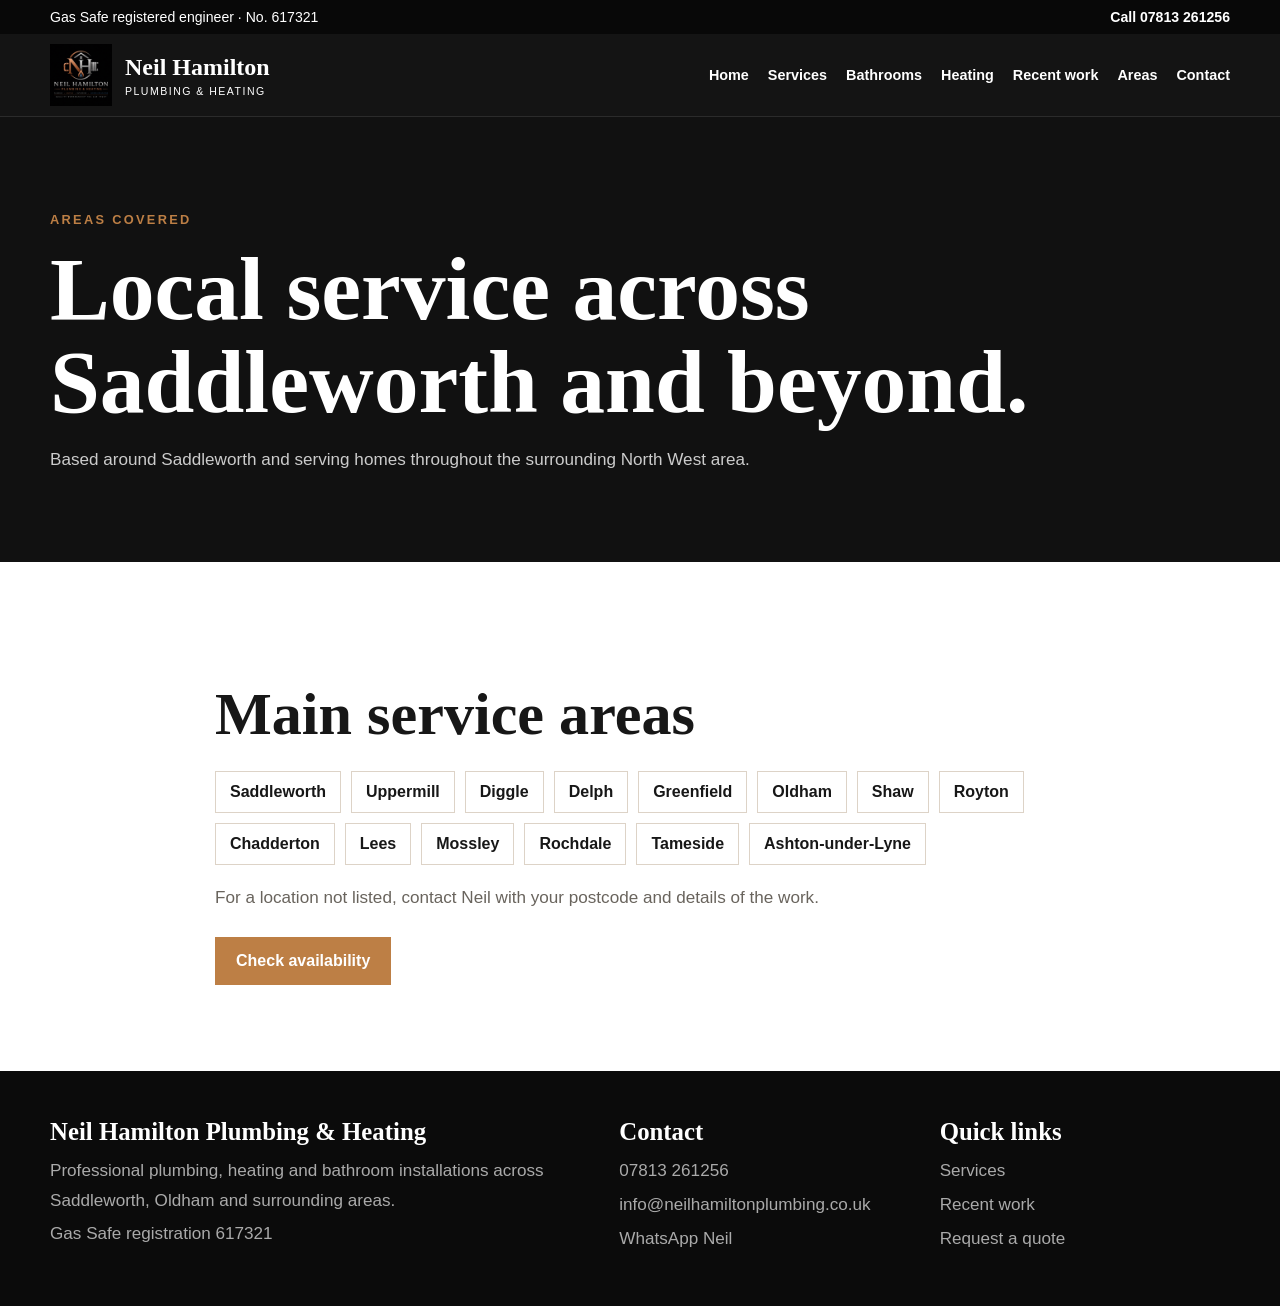
<file: areas.html>
<!doctype html><html lang="en-GB"><head><meta charset="utf-8"><meta name="viewport" content="width=device-width,initial-scale=1">
<meta name="google-site-verification" content="BFMVAzw44GrUWZ_AoZtK-CNMc_yPY3iaohJZ9WIpxxtw">
<title>Areas Covered | Plumber in Saddleworth & Oldham</title><meta name="description" content="Neil Hamilton Plumbing & Heating serves Saddleworth, Oldham, Shaw, Royton, Chadderton, Rochdale and nearby areas."><link rel="canonical" href="https://neilhamiltonplumbing.co.uk/areas.html">
<meta name="theme-color" content="#0d0d0d"><meta property="og:title" content="Areas Covered | Plumber in Saddleworth & Oldham"><meta property="og:description" content="Neil Hamilton Plumbing & Heating serves Saddleworth, Oldham, Shaw, Royton, Chadderton, Rochdale and nearby areas.">
<link rel="stylesheet" href="/style.css?v=20260803-2"><script type="application/ld+json">{"@context":"https://schema.org","@type":"Plumber","name":"Neil Hamilton Plumbing & Heating","url":"https://neilhamiltonplumbing.co.uk","telephone":"+447813261256","email":"info@neilhamiltonplumbing.co.uk","areaServed":["Saddleworth","Oldham","Shaw","Royton","Chadderton","Rochdale","Tameside","Greater Manchester"],"identifier":"Gas Safe 617321"}</script></head><body>
<div class="topbar"><div class="container"><span>Gas Safe registered engineer · No. 617321</span><a href="tel:07813261256">Call 07813 261256</a></div></div>
<header class="header"><div class="container nav">
<a class="brand" href="index.html"><img src="/logo.webp?v=20260803-2" alt="Neil Hamilton Plumbing and Heating logo"><span><strong>Neil Hamilton</strong><small>PLUMBING &amp; HEATING</small></span></a>
<button class="menu" aria-label="Open menu">☰</button>
<nav class="navlinks"><a href="index.html">Home</a><a href="services.html">Services</a><a href="bathrooms.html">Bathrooms</a><a href="heating.html">Heating</a><a href="gallery.html">Recent work</a><a href="areas.html">Areas</a><a href="contact.html">Contact</a></nav>
</div></header><main><section class="pagehero"><div class="container"><div class="eyebrow">Areas covered</div><h1>Local service across Saddleworth and beyond.</h1><p>Based around Saddleworth and serving homes throughout the surrounding North West area.</p></div></section><section class="section white"><div class="container content"><h2>Main service areas</h2><div class="areas"><span>Saddleworth</span><span>Uppermill</span><span>Diggle</span><span>Delph</span><span>Greenfield</span><span>Oldham</span><span>Shaw</span><span>Royton</span><span>Chadderton</span><span>Lees</span><span>Mossley</span><span>Rochdale</span><span>Tameside</span><span>Ashton-under-Lyne</span></div><p>For a location not listed, contact Neil with your postcode and details of the work.</p><div class="actions"><a class="btn" href="contact.html">Check availability</a></div></div></section></main>
<footer class="footer"><div class="container footergrid">
<div><h3>Neil Hamilton Plumbing &amp; Heating</h3><p>Professional plumbing, heating and bathroom installations across Saddleworth, Oldham and surrounding areas.</p><p>Gas Safe registration 617321</p></div>
<div><h3>Contact</h3><p><a href="tel:07813261256">07813 261256</a></p><p><a href="mailto:info@neilhamiltonplumbing.co.uk">info@neilhamiltonplumbing.co.uk</a></p><p><a href="https://wa.me/447813261256">WhatsApp Neil</a></p></div>
<div><h3>Quick links</h3><p><a href="services.html">Services</a></p><p><a href="gallery.html">Recent work</a></p><p><a href="contact.html">Request a quote</a></p></div>
</div></footer>
<div class="mobile-actions"><a href="tel:07813261256">Call Neil</a><a href="https://wa.me/447813261256">WhatsApp</a></div><script src="/script.js?v=20260803-2"></script></body></html>
</file>
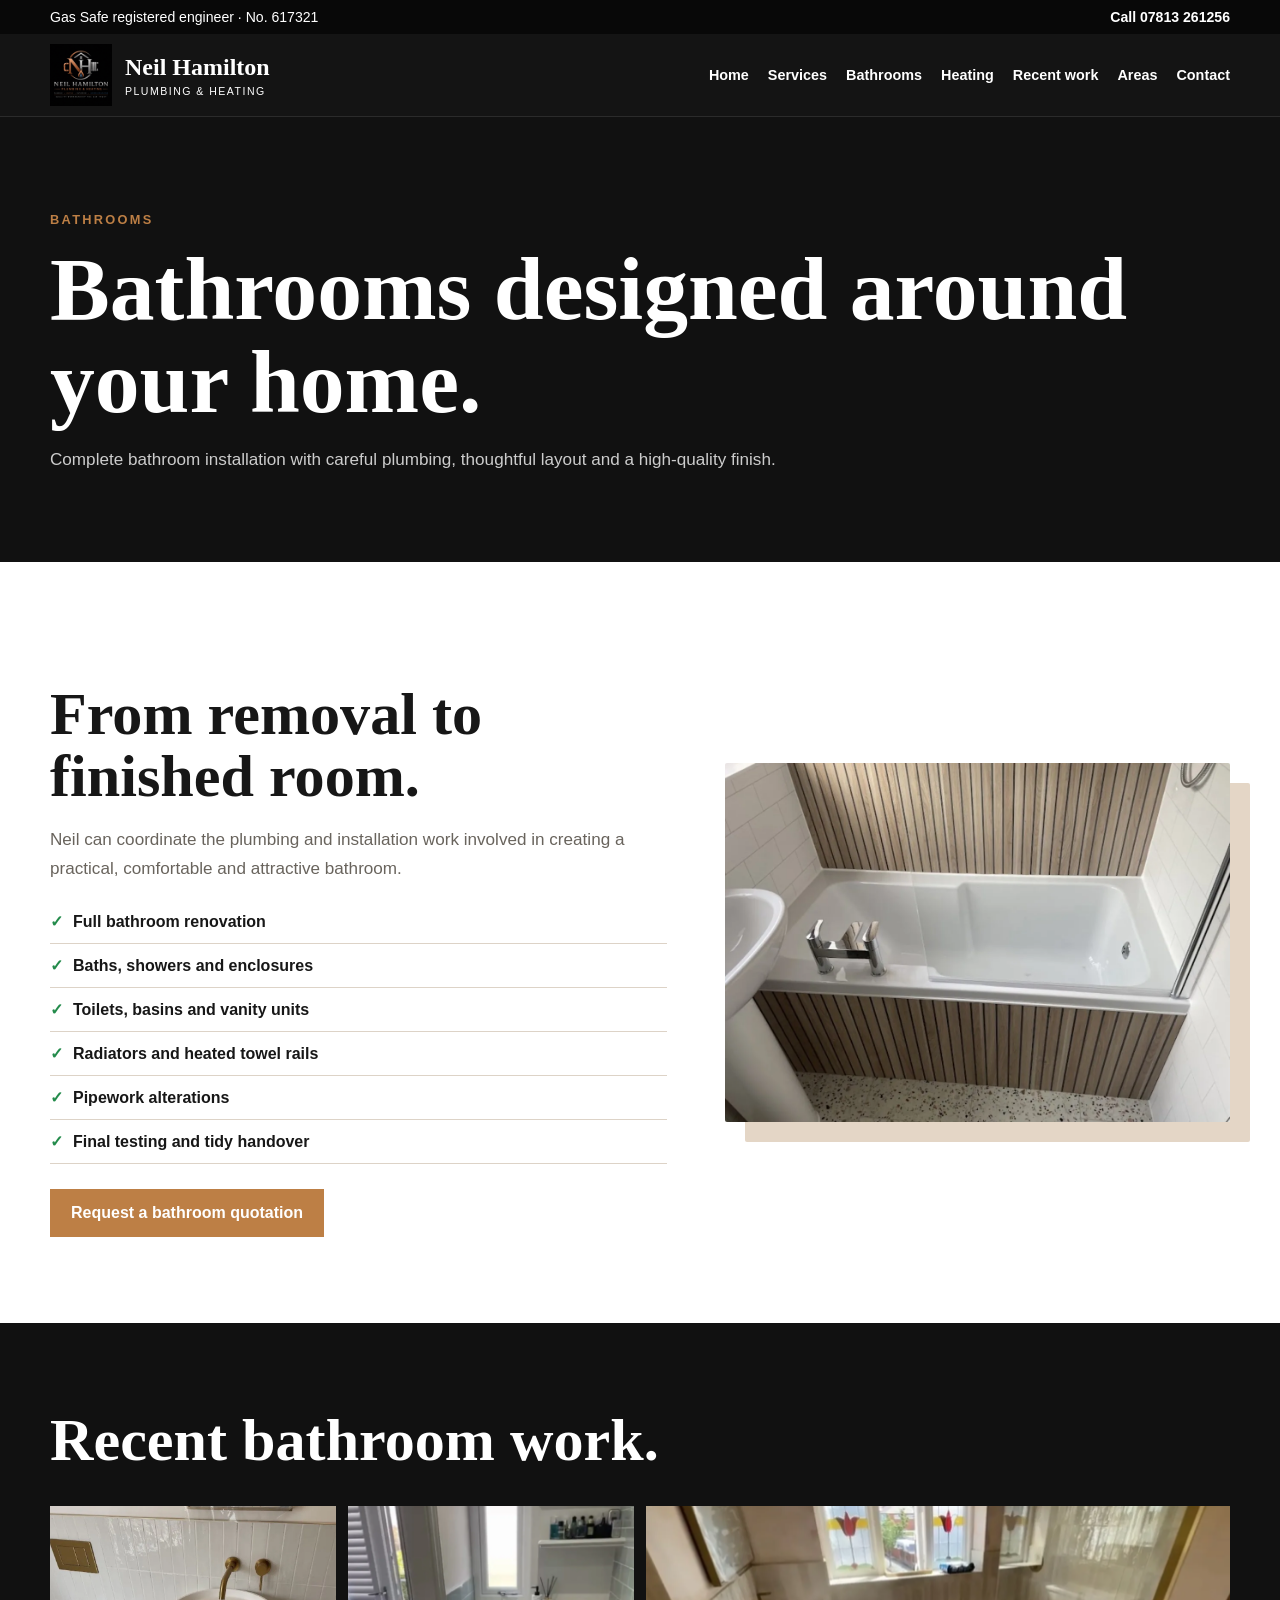
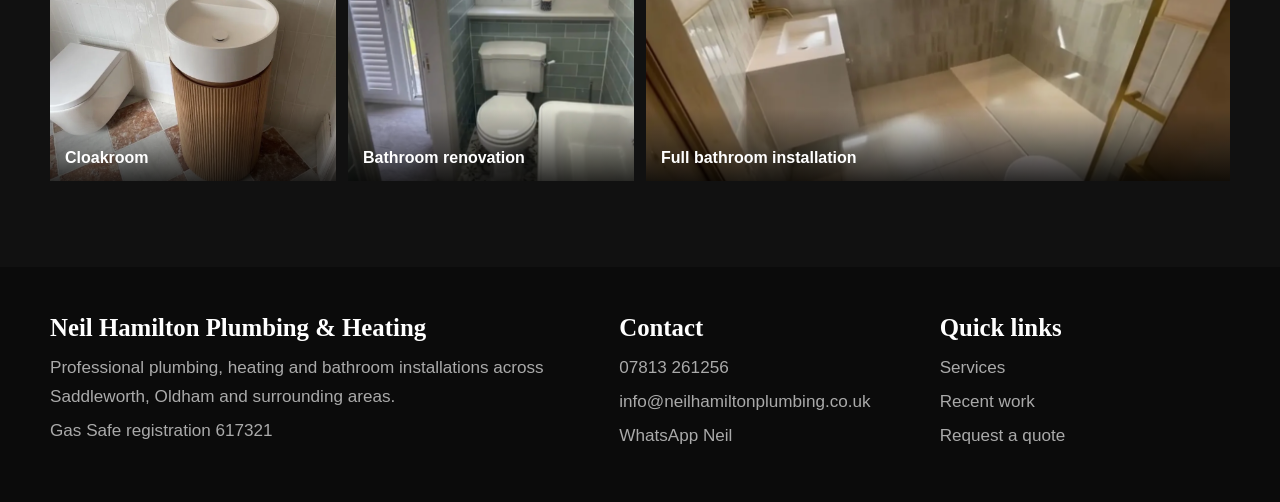
<file: bathrooms.html>
<!doctype html><html lang="en-GB"><head><meta charset="utf-8"><meta name="viewport" content="width=device-width,initial-scale=1">
<meta name="google-site-verification" content="BFMVAzw44GrUWZ_AoZtK-CNMc_yPY3iaohJZ9WIpxxtw">
<title>Bathroom Installation Saddleworth & Oldham | Neil Hamilton</title><meta name="description" content="Complete bathroom installation and renovation across Saddleworth, Oldham and surrounding areas."><link rel="canonical" href="https://neilhamiltonplumbing.co.uk/bathrooms.html">
<meta name="theme-color" content="#0d0d0d"><meta property="og:title" content="Bathroom Installation Saddleworth & Oldham | Neil Hamilton"><meta property="og:description" content="Complete bathroom installation and renovation across Saddleworth, Oldham and surrounding areas.">
<link rel="stylesheet" href="/style.css?v=20260803-2"><script type="application/ld+json">{"@context":"https://schema.org","@type":"Plumber","name":"Neil Hamilton Plumbing & Heating","url":"https://neilhamiltonplumbing.co.uk","telephone":"+447813261256","email":"info@neilhamiltonplumbing.co.uk","areaServed":["Saddleworth","Oldham","Shaw","Royton","Chadderton","Rochdale","Tameside","Greater Manchester"],"identifier":"Gas Safe 617321"}</script></head><body>
<div class="topbar"><div class="container"><span>Gas Safe registered engineer · No. 617321</span><a href="tel:07813261256">Call 07813 261256</a></div></div>
<header class="header"><div class="container nav">
<a class="brand" href="index.html"><img src="/logo.webp?v=20260803-2" alt="Neil Hamilton Plumbing and Heating logo"><span><strong>Neil Hamilton</strong><small>PLUMBING &amp; HEATING</small></span></a>
<button class="menu" aria-label="Open menu">☰</button>
<nav class="navlinks"><a href="index.html">Home</a><a href="services.html">Services</a><a href="bathrooms.html">Bathrooms</a><a href="heating.html">Heating</a><a href="gallery.html">Recent work</a><a href="areas.html">Areas</a><a href="contact.html">Contact</a></nav>
</div></header><main><section class="pagehero"><div class="container"><div class="eyebrow">Bathrooms</div><h1>Bathrooms designed around your home.</h1><p>Complete bathroom installation with careful plumbing, thoughtful layout and a high-quality finish.</p></div></section><section class="section white"><div class="container twocol"><div class="content"><h2>From removal to finished room.</h2><p>Neil can coordinate the plumbing and installation work involved in creating a practical, comfortable and attractive bathroom.</p><ul class="checklist"><li>Full bathroom renovation</li><li>Baths, showers and enclosures</li><li>Toilets, basins and vanity units</li><li>Radiators and heated towel rails</li><li>Pipework alterations</li><li>Final testing and tidy handover</li></ul><div class="actions"><a class="btn" href="contact.html">Request a bathroom quotation</a></div></div><img class="featureimg" src="/bath10.webp?v=20260803-2" alt="Completed modern bath installation"></div></section><section class="section black"><div class="container"><h2>Recent bathroom work.</h2><div class="gallery"><figure><img src="/bath4.webp?v=20260803-2" alt="Modern cloakroom"><figcaption>Cloakroom</figcaption></figure><figure><img src="/bath5.webp?v=20260803-2" alt="Bathroom shower and toilet"><figcaption>Bathroom renovation</figcaption></figure><figure class="wide"><img src="/bath6.webp?v=20260803-2" alt="Complete tiled bathroom"><figcaption>Full bathroom installation</figcaption></figure></div></div></section></main>
<footer class="footer"><div class="container footergrid">
<div><h3>Neil Hamilton Plumbing &amp; Heating</h3><p>Professional plumbing, heating and bathroom installations across Saddleworth, Oldham and surrounding areas.</p><p>Gas Safe registration 617321</p></div>
<div><h3>Contact</h3><p><a href="tel:07813261256">07813 261256</a></p><p><a href="mailto:info@neilhamiltonplumbing.co.uk">info@neilhamiltonplumbing.co.uk</a></p><p><a href="https://wa.me/447813261256">WhatsApp Neil</a></p></div>
<div><h3>Quick links</h3><p><a href="services.html">Services</a></p><p><a href="gallery.html">Recent work</a></p><p><a href="contact.html">Request a quote</a></p></div>
</div></footer>
<div class="mobile-actions"><a href="tel:07813261256">Call Neil</a><a href="https://wa.me/447813261256">WhatsApp</a></div><script src="/script.js?v=20260803-2"></script></body></html>
</file>
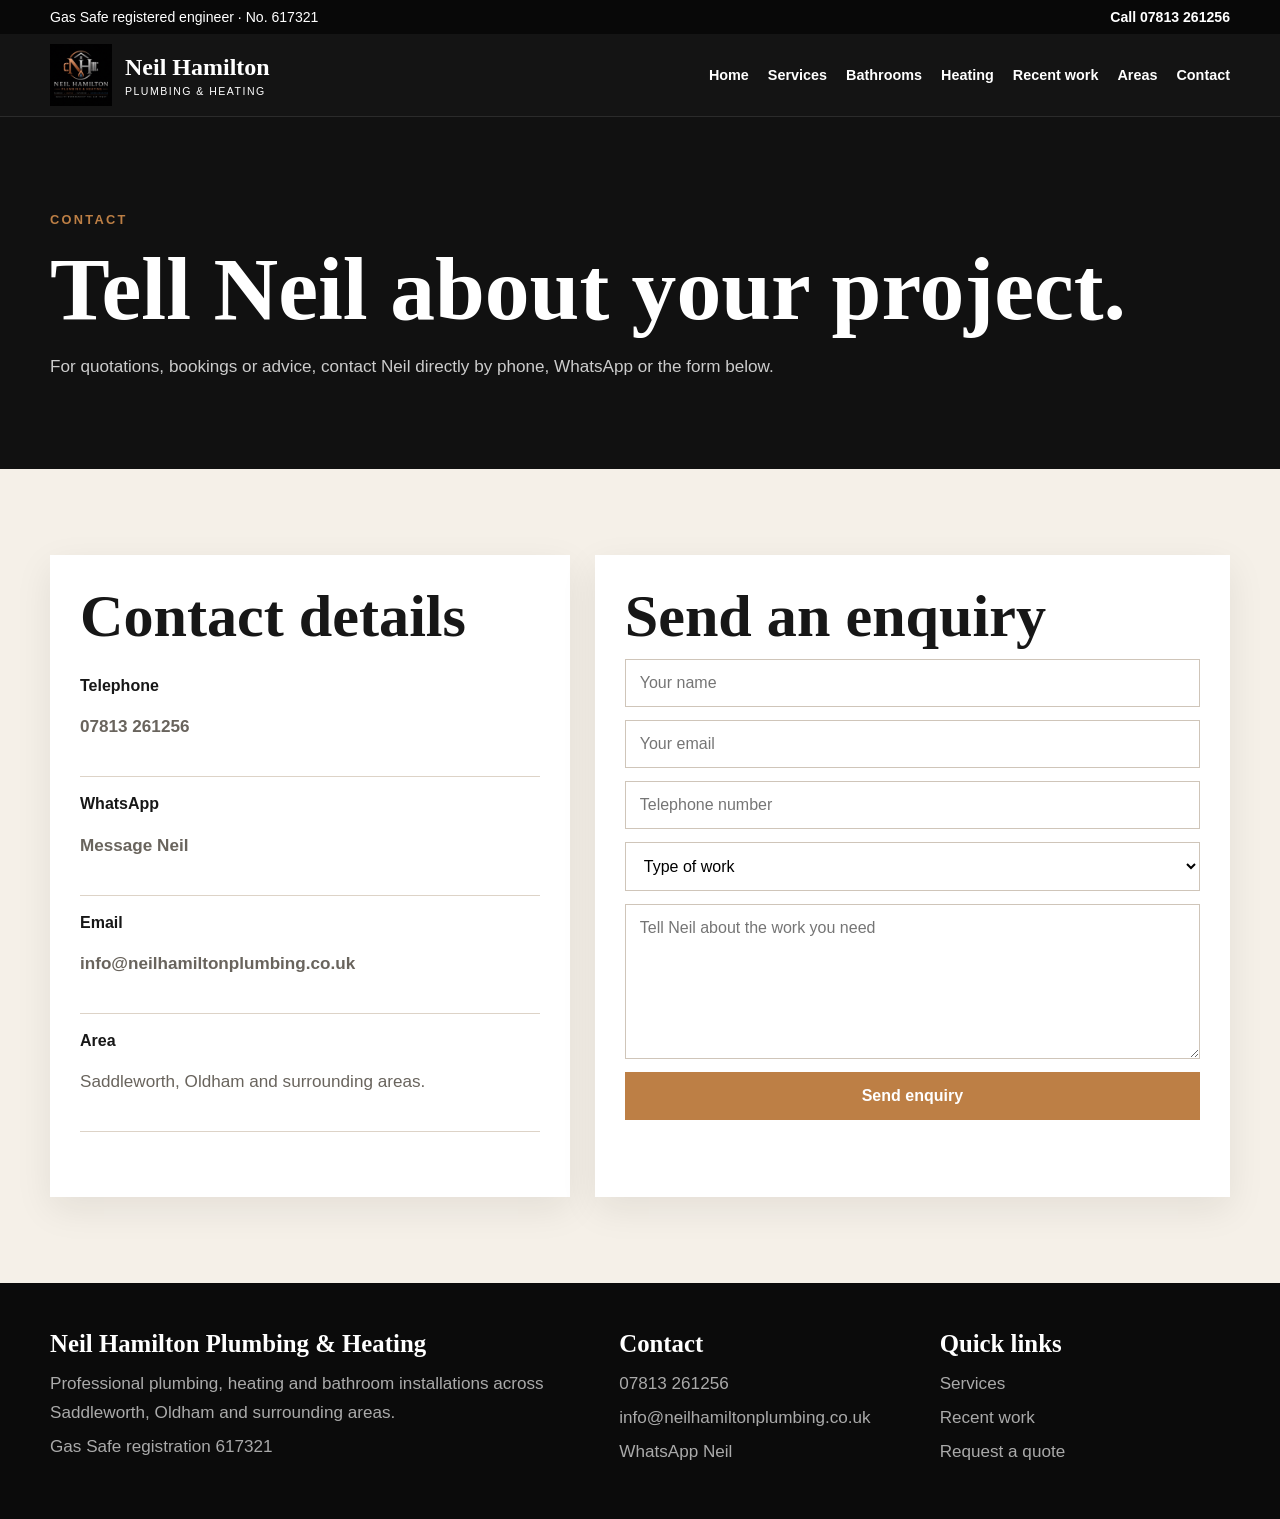
<file: contact.html>
<!doctype html><html lang="en-GB"><head><meta charset="utf-8"><meta name="viewport" content="width=device-width,initial-scale=1">
<meta name="google-site-verification" content="BFMVAzw44GrUWZ_AoZtK-CNMc_yPY3iaohJZ9WIpxxtw">
<title>Contact Neil Hamilton Plumbing & Heating</title><meta name="description" content="Request a plumbing, heating or bathroom quotation from Neil Hamilton Plumbing & Heating."><link rel="canonical" href="https://neilhamiltonplumbing.co.uk/contact.html">
<meta name="theme-color" content="#0d0d0d"><meta property="og:title" content="Contact Neil Hamilton Plumbing & Heating"><meta property="og:description" content="Request a plumbing, heating or bathroom quotation from Neil Hamilton Plumbing & Heating.">
<link rel="stylesheet" href="/style.css?v=20260803-2"><script type="application/ld+json">{"@context":"https://schema.org","@type":"Plumber","name":"Neil Hamilton Plumbing & Heating","url":"https://neilhamiltonplumbing.co.uk","telephone":"+447813261256","email":"info@neilhamiltonplumbing.co.uk","areaServed":["Saddleworth","Oldham","Shaw","Royton","Chadderton","Rochdale","Tameside","Greater Manchester"],"identifier":"Gas Safe 617321"}</script></head><body>
<div class="topbar"><div class="container"><span>Gas Safe registered engineer · No. 617321</span><a href="tel:07813261256">Call 07813 261256</a></div></div>
<header class="header"><div class="container nav">
<a class="brand" href="index.html"><img src="/logo.webp?v=20260803-2" alt="Neil Hamilton Plumbing and Heating logo"><span><strong>Neil Hamilton</strong><small>PLUMBING &amp; HEATING</small></span></a>
<button class="menu" aria-label="Open menu">☰</button>
<nav class="navlinks"><a href="index.html">Home</a><a href="services.html">Services</a><a href="bathrooms.html">Bathrooms</a><a href="heating.html">Heating</a><a href="gallery.html">Recent work</a><a href="areas.html">Areas</a><a href="contact.html">Contact</a></nav>
</div></header><main><section class="pagehero"><div class="container"><div class="eyebrow">Contact</div><h1>Tell Neil about your project.</h1><p>For quotations, bookings or advice, contact Neil directly by phone, WhatsApp or the form below.</p></div></section><section class="section"><div class="container contactgrid"><div class="contactcard"><h2>Contact details</h2><div class="contactline"><strong>Telephone</strong><p><a href="tel:07813261256">07813 261256</a></p></div><div class="contactline"><strong>WhatsApp</strong><p><a href="https://wa.me/447813261256">Message Neil</a></p></div><div class="contactline"><strong>Email</strong><p><a href="mailto:info@neilhamiltonplumbing.co.uk">info@neilhamiltonplumbing.co.uk</a></p></div><div class="contactline"><strong>Area</strong><p>Saddleworth, Oldham and surrounding areas.</p></div></div><div class="formcard"><h2>Send an enquiry</h2><form id="contact-form" action="https://formspree.io/f/mdaqqkqw" method="POST"><input type="hidden" name="_subject" value="New website enquiry"><input name="name" placeholder="Your name" required autocomplete="name"><input type="email" name="email" placeholder="Your email" required autocomplete="email"><input name="phone" placeholder="Telephone number" autocomplete="tel"><select name="service"><option value="">Type of work</option><option>Bathroom installation</option><option>Boiler or heating</option><option>General plumbing</option><option>Other</option></select><textarea name="message" placeholder="Tell Neil about the work you need" required></textarea><button class="btn" type="submit">Send enquiry</button><p id="form-status" aria-live="polite"></p></form></div></div></section></main>
<footer class="footer"><div class="container footergrid">
<div><h3>Neil Hamilton Plumbing &amp; Heating</h3><p>Professional plumbing, heating and bathroom installations across Saddleworth, Oldham and surrounding areas.</p><p>Gas Safe registration 617321</p></div>
<div><h3>Contact</h3><p><a href="tel:07813261256">07813 261256</a></p><p><a href="mailto:info@neilhamiltonplumbing.co.uk">info@neilhamiltonplumbing.co.uk</a></p><p><a href="https://wa.me/447813261256">WhatsApp Neil</a></p></div>
<div><h3>Quick links</h3><p><a href="services.html">Services</a></p><p><a href="gallery.html">Recent work</a></p><p><a href="contact.html">Request a quote</a></p></div>
</div></footer>
<div class="mobile-actions"><a href="tel:07813261256">Call Neil</a><a href="https://wa.me/447813261256">WhatsApp</a></div><script src="/script.js?v=20260803-2"></script></body></html>
</file>
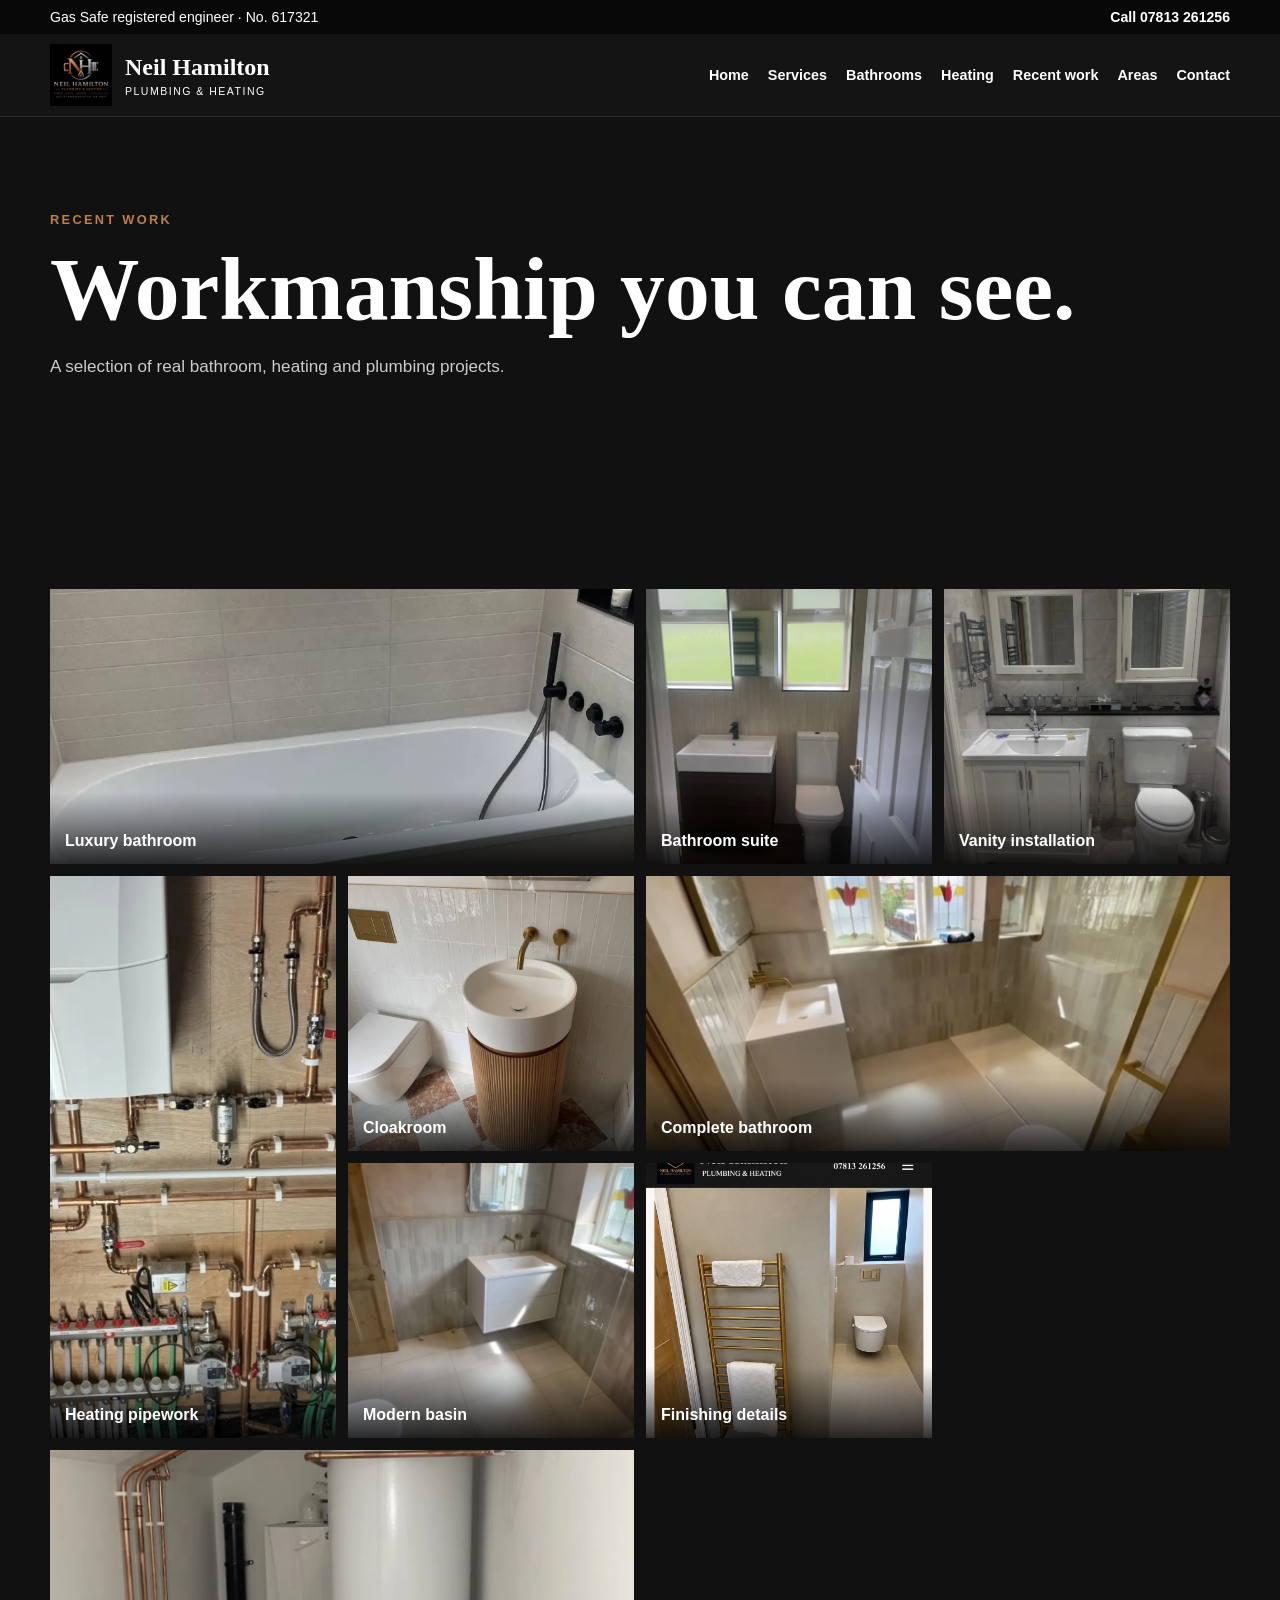
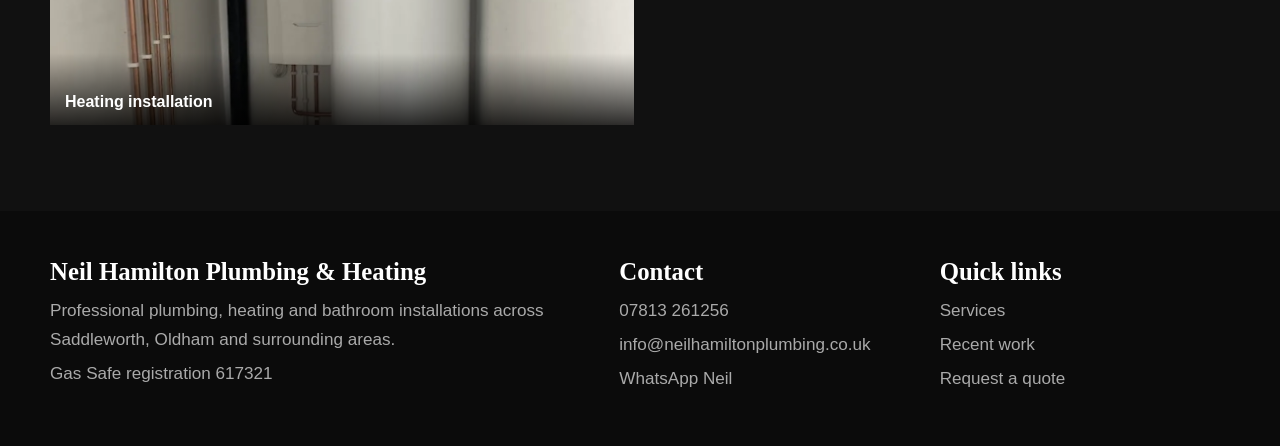
<file: gallery.html>
<!doctype html><html lang="en-GB"><head><meta charset="utf-8"><meta name="viewport" content="width=device-width,initial-scale=1">
<meta name="google-site-verification" content="BFMVAzw44GrUWZ_AoZtK-CNMc_yPY3iaohJZ9WIpxxtw">
<title>Recent Plumbing, Heating & Bathroom Work | Neil Hamilton</title><meta name="description" content="View recent bathroom, boiler, heating and plumbing installations completed by Neil Hamilton Plumbing & Heating."><link rel="canonical" href="https://neilhamiltonplumbing.co.uk/gallery.html">
<meta name="theme-color" content="#0d0d0d"><meta property="og:title" content="Recent Plumbing, Heating & Bathroom Work | Neil Hamilton"><meta property="og:description" content="View recent bathroom, boiler, heating and plumbing installations completed by Neil Hamilton Plumbing & Heating.">
<link rel="stylesheet" href="/style.css?v=20260803-2"><script type="application/ld+json">{"@context":"https://schema.org","@type":"Plumber","name":"Neil Hamilton Plumbing & Heating","url":"https://neilhamiltonplumbing.co.uk","telephone":"+447813261256","email":"info@neilhamiltonplumbing.co.uk","areaServed":["Saddleworth","Oldham","Shaw","Royton","Chadderton","Rochdale","Tameside","Greater Manchester"],"identifier":"Gas Safe 617321"}</script></head><body>
<div class="topbar"><div class="container"><span>Gas Safe registered engineer · No. 617321</span><a href="tel:07813261256">Call 07813 261256</a></div></div>
<header class="header"><div class="container nav">
<a class="brand" href="index.html"><img src="/logo.webp?v=20260803-2" alt="Neil Hamilton Plumbing and Heating logo"><span><strong>Neil Hamilton</strong><small>PLUMBING &amp; HEATING</small></span></a>
<button class="menu" aria-label="Open menu">☰</button>
<nav class="navlinks"><a href="index.html">Home</a><a href="services.html">Services</a><a href="bathrooms.html">Bathrooms</a><a href="heating.html">Heating</a><a href="gallery.html">Recent work</a><a href="areas.html">Areas</a><a href="contact.html">Contact</a></nav>
</div></header><main><section class="pagehero"><div class="container"><div class="eyebrow">Recent work</div><h1>Workmanship you can see.</h1><p>A selection of real bathroom, heating and plumbing projects.</p></div></section><section class="section black"><div class="container"><div class="gallery">
<figure class="wide"><img src="/bath1.webp?v=20260803-2" alt="Modern luxury bath"><figcaption>Luxury bathroom</figcaption></figure><figure><img src="/bath2.webp?v=20260803-2" alt="Modern bathroom suite"><figcaption>Bathroom suite</figcaption></figure><figure><img src="/bath3.webp?v=20260803-2" alt="Vanity unit and toilet"><figcaption>Vanity installation</figcaption></figure><figure class="tall"><img src="/heating1.webp?v=20260803-2" alt="Underfloor heating manifold pipework"><figcaption>Heating pipework</figcaption></figure><figure><img src="/bath4.webp?v=20260803-2" alt="Cloakroom installation"><figcaption>Cloakroom</figcaption></figure><figure class="wide"><img src="/bath6.webp?v=20260803-2" alt="Tiled bathroom installation"><figcaption>Complete bathroom</figcaption></figure><figure><img src="/bath8.webp?v=20260803-2" alt="Modern wall hung basin"><figcaption>Modern basin</figcaption></figure><figure><img src="/bath9.webp?v=20260803-2" alt="Gold towel radiator"><figcaption>Finishing details</figcaption></figure><figure class="wide"><img src="/heating5.webp?v=20260803-2" alt="Heating appliance and copper pipework"><figcaption>Heating installation</figcaption></figure>
</div></div></section></main>
<footer class="footer"><div class="container footergrid">
<div><h3>Neil Hamilton Plumbing &amp; Heating</h3><p>Professional plumbing, heating and bathroom installations across Saddleworth, Oldham and surrounding areas.</p><p>Gas Safe registration 617321</p></div>
<div><h3>Contact</h3><p><a href="tel:07813261256">07813 261256</a></p><p><a href="mailto:info@neilhamiltonplumbing.co.uk">info@neilhamiltonplumbing.co.uk</a></p><p><a href="https://wa.me/447813261256">WhatsApp Neil</a></p></div>
<div><h3>Quick links</h3><p><a href="services.html">Services</a></p><p><a href="gallery.html">Recent work</a></p><p><a href="contact.html">Request a quote</a></p></div>
</div></footer>
<div class="mobile-actions"><a href="tel:07813261256">Call Neil</a><a href="https://wa.me/447813261256">WhatsApp</a></div><script src="/script.js?v=20260803-2"></script></body></html>
</file>
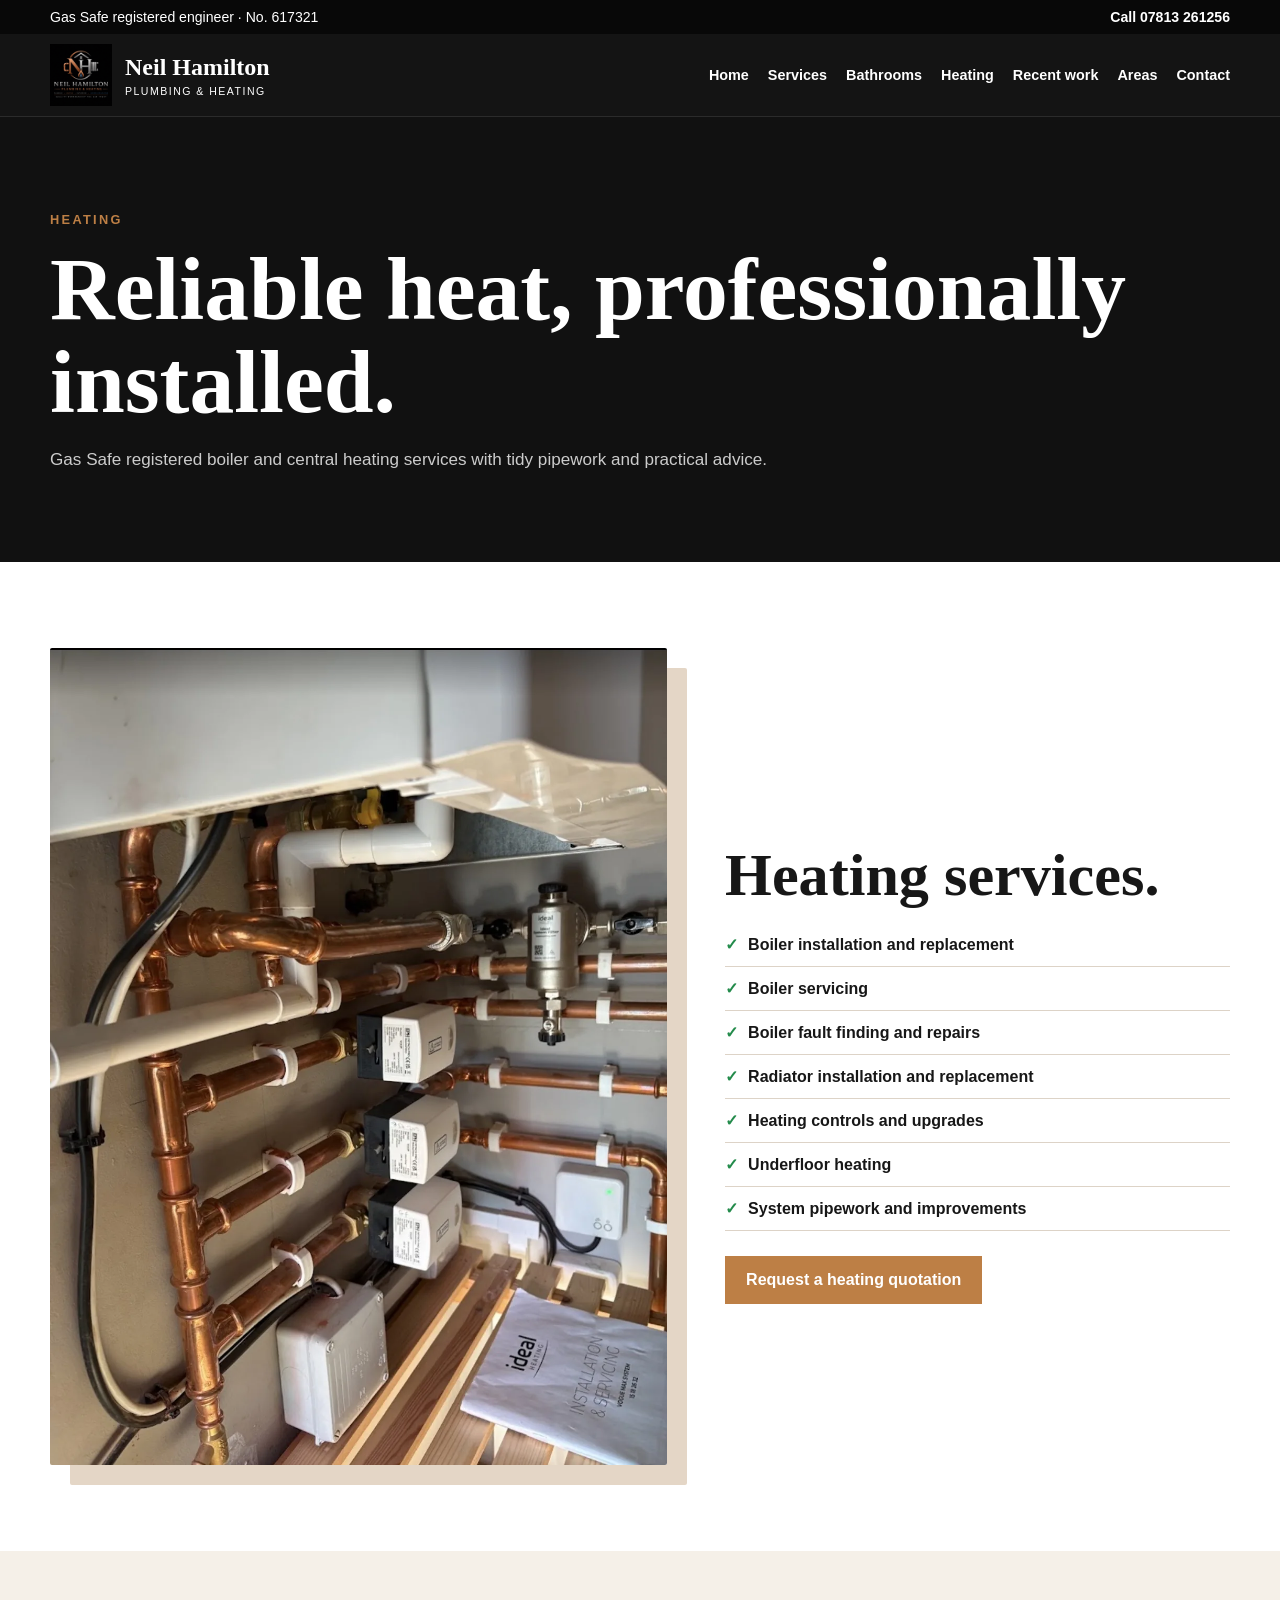
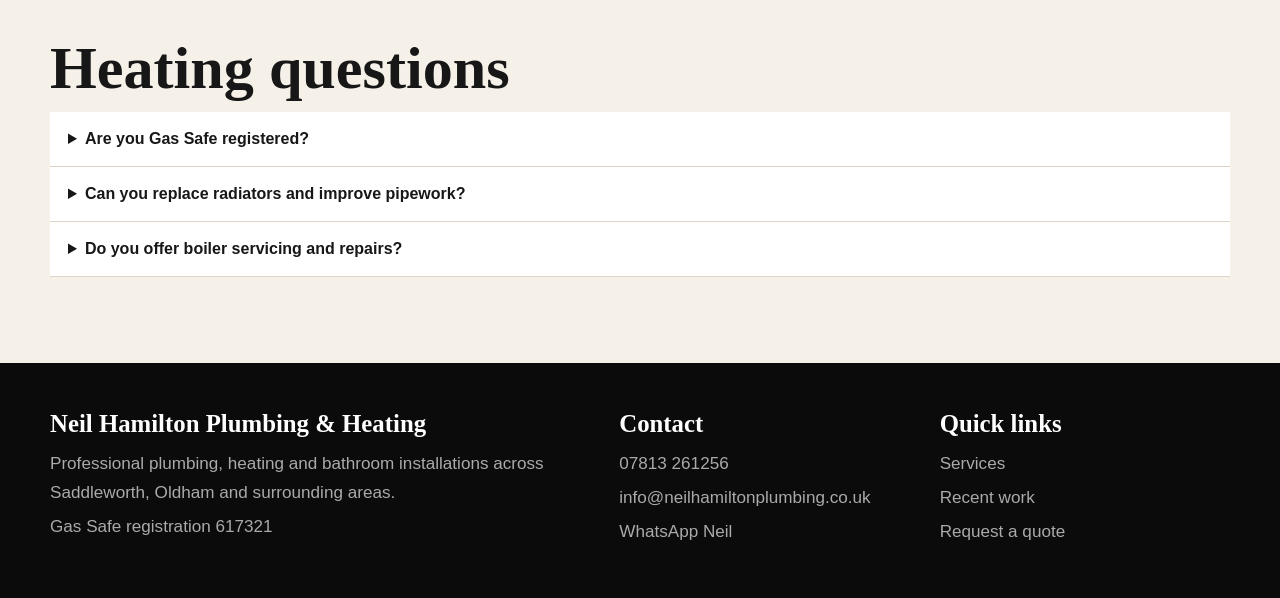
<file: heating.html>
<!doctype html><html lang="en-GB"><head><meta charset="utf-8"><meta name="viewport" content="width=device-width,initial-scale=1">
<meta name="google-site-verification" content="BFMVAzw44GrUWZ_AoZtK-CNMc_yPY3iaohJZ9WIpxxtw">
<title>Boiler & Heating Engineer Saddleworth | Neil Hamilton</title><meta name="description" content="Gas Safe registered boiler installation, servicing, repairs and central heating work in Saddleworth and Oldham."><link rel="canonical" href="https://neilhamiltonplumbing.co.uk/heating.html">
<meta name="theme-color" content="#0d0d0d"><meta property="og:title" content="Boiler & Heating Engineer Saddleworth | Neil Hamilton"><meta property="og:description" content="Gas Safe registered boiler installation, servicing, repairs and central heating work in Saddleworth and Oldham.">
<link rel="stylesheet" href="/style.css?v=20260803-2"><script type="application/ld+json">{"@context":"https://schema.org","@type":"Plumber","name":"Neil Hamilton Plumbing & Heating","url":"https://neilhamiltonplumbing.co.uk","telephone":"+447813261256","email":"info@neilhamiltonplumbing.co.uk","areaServed":["Saddleworth","Oldham","Shaw","Royton","Chadderton","Rochdale","Tameside","Greater Manchester"],"identifier":"Gas Safe 617321"}</script></head><body>
<div class="topbar"><div class="container"><span>Gas Safe registered engineer · No. 617321</span><a href="tel:07813261256">Call 07813 261256</a></div></div>
<header class="header"><div class="container nav">
<a class="brand" href="index.html"><img src="/logo.webp?v=20260803-2" alt="Neil Hamilton Plumbing and Heating logo"><span><strong>Neil Hamilton</strong><small>PLUMBING &amp; HEATING</small></span></a>
<button class="menu" aria-label="Open menu">☰</button>
<nav class="navlinks"><a href="index.html">Home</a><a href="services.html">Services</a><a href="bathrooms.html">Bathrooms</a><a href="heating.html">Heating</a><a href="gallery.html">Recent work</a><a href="areas.html">Areas</a><a href="contact.html">Contact</a></nav>
</div></header><main><section class="pagehero"><div class="container"><div class="eyebrow">Heating</div><h1>Reliable heat, professionally installed.</h1><p>Gas Safe registered boiler and central heating services with tidy pipework and practical advice.</p></div></section><section class="section white"><div class="container twocol"><img class="featureimg" src="/heating2.webp?v=20260803-2" alt="Copper heating pipework installation"><div class="content"><h2>Heating services.</h2><ul class="checklist"><li>Boiler installation and replacement</li><li>Boiler servicing</li><li>Boiler fault finding and repairs</li><li>Radiator installation and replacement</li><li>Heating controls and upgrades</li><li>Underfloor heating</li><li>System pipework and improvements</li></ul><div class="actions"><a class="btn" href="contact.html">Request a heating quotation</a></div></div></div></section><section class="section"><div class="container faq"><h2>Heating questions</h2><details><summary>Are you Gas Safe registered?</summary><p>Yes. Neil Hamilton Plumbing & Heating is Gas Safe registered, registration number 617321.</p></details><details><summary>Can you replace radiators and improve pipework?</summary><p>Yes. Radiator changes, pipework alterations and heating upgrades are part of the service.</p></details><details><summary>Do you offer boiler servicing and repairs?</summary><p>Yes. Contact Neil with the boiler make, symptoms and your location.</p></details></div></section></main>
<footer class="footer"><div class="container footergrid">
<div><h3>Neil Hamilton Plumbing &amp; Heating</h3><p>Professional plumbing, heating and bathroom installations across Saddleworth, Oldham and surrounding areas.</p><p>Gas Safe registration 617321</p></div>
<div><h3>Contact</h3><p><a href="tel:07813261256">07813 261256</a></p><p><a href="mailto:info@neilhamiltonplumbing.co.uk">info@neilhamiltonplumbing.co.uk</a></p><p><a href="https://wa.me/447813261256">WhatsApp Neil</a></p></div>
<div><h3>Quick links</h3><p><a href="services.html">Services</a></p><p><a href="gallery.html">Recent work</a></p><p><a href="contact.html">Request a quote</a></p></div>
</div></footer>
<div class="mobile-actions"><a href="tel:07813261256">Call Neil</a><a href="https://wa.me/447813261256">WhatsApp</a></div><script src="/script.js?v=20260803-2"></script></body></html>
</file>
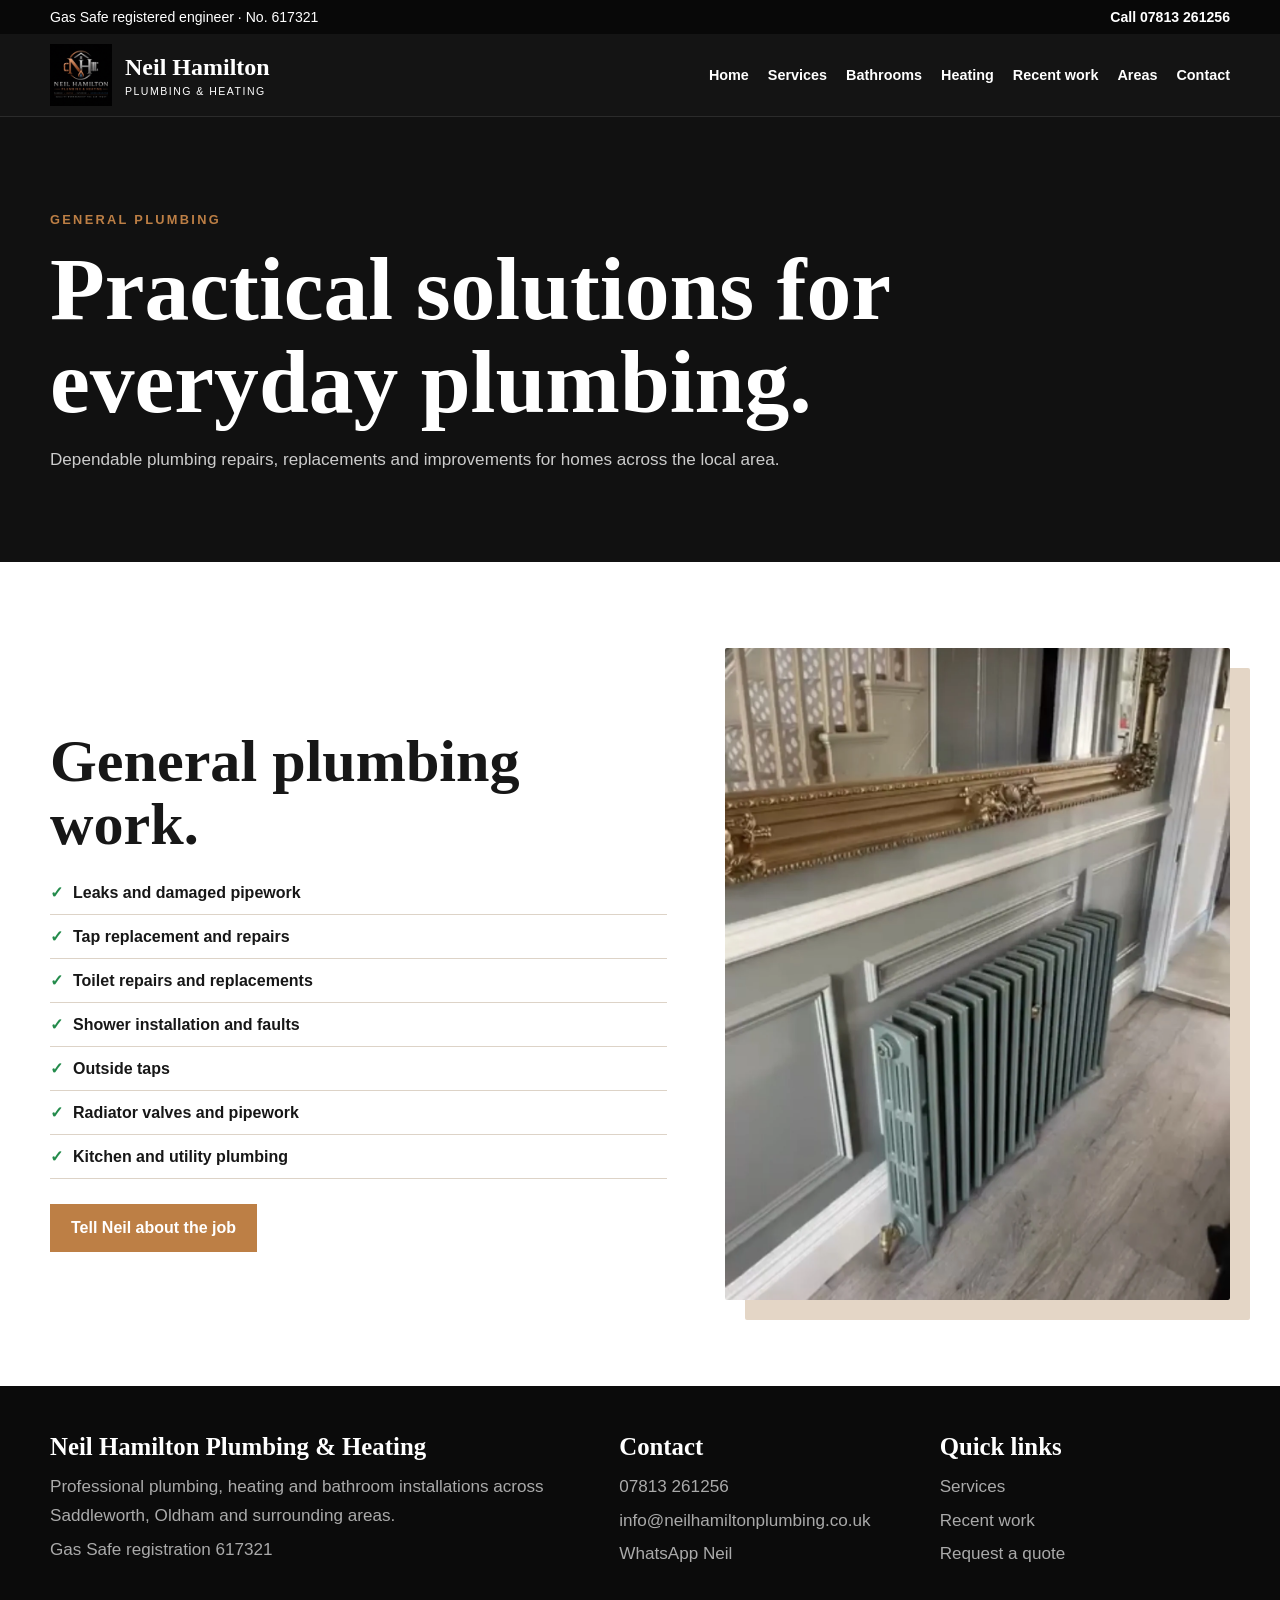
<file: plumbing.html>
<!doctype html><html lang="en-GB"><head><meta charset="utf-8"><meta name="viewport" content="width=device-width,initial-scale=1">
<meta name="google-site-verification" content="BFMVAzw44GrUWZ_AoZtK-CNMc_yPY3iaohJZ9WIpxxtw">
<title>Plumber Saddleworth & Oldham | Neil Hamilton</title><meta name="description" content="Reliable general plumbing repairs and installations across Saddleworth, Oldham and surrounding areas."><link rel="canonical" href="https://neilhamiltonplumbing.co.uk/plumbing.html">
<meta name="theme-color" content="#0d0d0d"><meta property="og:title" content="Plumber Saddleworth & Oldham | Neil Hamilton"><meta property="og:description" content="Reliable general plumbing repairs and installations across Saddleworth, Oldham and surrounding areas.">
<link rel="stylesheet" href="/style.css?v=20260803-2"><script type="application/ld+json">{"@context":"https://schema.org","@type":"Plumber","name":"Neil Hamilton Plumbing & Heating","url":"https://neilhamiltonplumbing.co.uk","telephone":"+447813261256","email":"info@neilhamiltonplumbing.co.uk","areaServed":["Saddleworth","Oldham","Shaw","Royton","Chadderton","Rochdale","Tameside","Greater Manchester"],"identifier":"Gas Safe 617321"}</script></head><body>
<div class="topbar"><div class="container"><span>Gas Safe registered engineer · No. 617321</span><a href="tel:07813261256">Call 07813 261256</a></div></div>
<header class="header"><div class="container nav">
<a class="brand" href="index.html"><img src="/logo.webp?v=20260803-2" alt="Neil Hamilton Plumbing and Heating logo"><span><strong>Neil Hamilton</strong><small>PLUMBING &amp; HEATING</small></span></a>
<button class="menu" aria-label="Open menu">☰</button>
<nav class="navlinks"><a href="index.html">Home</a><a href="services.html">Services</a><a href="bathrooms.html">Bathrooms</a><a href="heating.html">Heating</a><a href="gallery.html">Recent work</a><a href="areas.html">Areas</a><a href="contact.html">Contact</a></nav>
</div></header><main><section class="pagehero"><div class="container"><div class="eyebrow">General plumbing</div><h1>Practical solutions for everyday plumbing.</h1><p>Dependable plumbing repairs, replacements and improvements for homes across the local area.</p></div></section><section class="section white"><div class="container twocol"><div class="content"><h2>General plumbing work.</h2><ul class="checklist"><li>Leaks and damaged pipework</li><li>Tap replacement and repairs</li><li>Toilet repairs and replacements</li><li>Shower installation and faults</li><li>Outside taps</li><li>Radiator valves and pipework</li><li>Kitchen and utility plumbing</li></ul><div class="actions"><a class="btn" href="contact.html">Tell Neil about the job</a></div></div><img class="featureimg" src="/heating4.webp?v=20260803-2" alt="Professional radiator and pipe installation"></div></section></main>
<footer class="footer"><div class="container footergrid">
<div><h3>Neil Hamilton Plumbing &amp; Heating</h3><p>Professional plumbing, heating and bathroom installations across Saddleworth, Oldham and surrounding areas.</p><p>Gas Safe registration 617321</p></div>
<div><h3>Contact</h3><p><a href="tel:07813261256">07813 261256</a></p><p><a href="mailto:info@neilhamiltonplumbing.co.uk">info@neilhamiltonplumbing.co.uk</a></p><p><a href="https://wa.me/447813261256">WhatsApp Neil</a></p></div>
<div><h3>Quick links</h3><p><a href="services.html">Services</a></p><p><a href="gallery.html">Recent work</a></p><p><a href="contact.html">Request a quote</a></p></div>
</div></footer>
<div class="mobile-actions"><a href="tel:07813261256">Call Neil</a><a href="https://wa.me/447813261256">WhatsApp</a></div><script src="/script.js?v=20260803-2"></script></body></html>
</file>
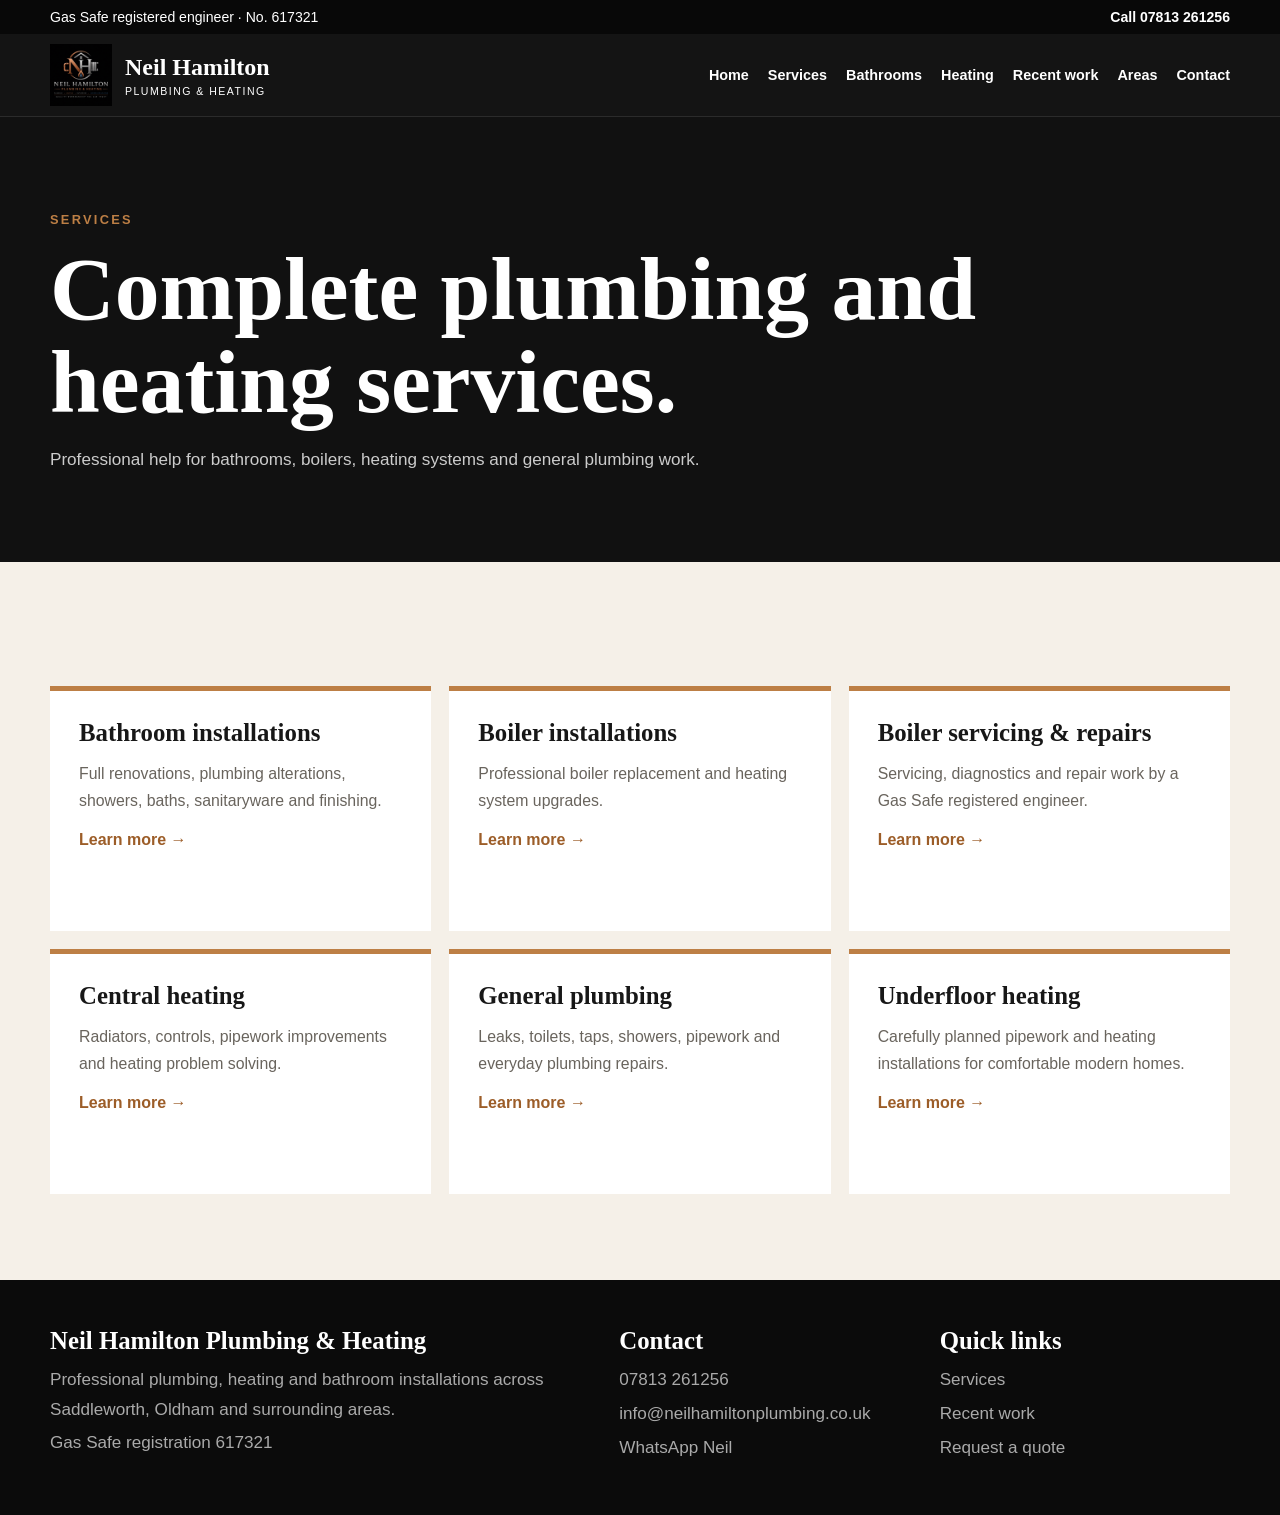
<file: services.html>
<!doctype html><html lang="en-GB"><head><meta charset="utf-8"><meta name="viewport" content="width=device-width,initial-scale=1">
<meta name="google-site-verification" content="BFMVAzw44GrUWZ_AoZtK-CNMc_yPY3iaohJZ9WIpxxtw">
<title>Plumbing & Heating Services | Neil Hamilton</title><meta name="description" content="Professional plumbing, boiler, heating and bathroom services across Saddleworth and Oldham."><link rel="canonical" href="https://neilhamiltonplumbing.co.uk/services.html">
<meta name="theme-color" content="#0d0d0d"><meta property="og:title" content="Plumbing & Heating Services | Neil Hamilton"><meta property="og:description" content="Professional plumbing, boiler, heating and bathroom services across Saddleworth and Oldham.">
<link rel="stylesheet" href="/style.css?v=20260803-2"><script type="application/ld+json">{"@context":"https://schema.org","@type":"Plumber","name":"Neil Hamilton Plumbing & Heating","url":"https://neilhamiltonplumbing.co.uk","telephone":"+447813261256","email":"info@neilhamiltonplumbing.co.uk","areaServed":["Saddleworth","Oldham","Shaw","Royton","Chadderton","Rochdale","Tameside","Greater Manchester"],"identifier":"Gas Safe 617321"}</script></head><body>
<div class="topbar"><div class="container"><span>Gas Safe registered engineer · No. 617321</span><a href="tel:07813261256">Call 07813 261256</a></div></div>
<header class="header"><div class="container nav">
<a class="brand" href="index.html"><img src="/logo.webp?v=20260803-2" alt="Neil Hamilton Plumbing and Heating logo"><span><strong>Neil Hamilton</strong><small>PLUMBING &amp; HEATING</small></span></a>
<button class="menu" aria-label="Open menu">☰</button>
<nav class="navlinks"><a href="index.html">Home</a><a href="services.html">Services</a><a href="bathrooms.html">Bathrooms</a><a href="heating.html">Heating</a><a href="gallery.html">Recent work</a><a href="areas.html">Areas</a><a href="contact.html">Contact</a></nav>
</div></header><main><section class="pagehero"><div class="container"><div class="eyebrow">Services</div><h1>Complete plumbing and heating services.</h1><p>Professional help for bathrooms, boilers, heating systems and general plumbing work.</p></div></section><section class="section"><div class="container"><div class="services">
<article class="service"><h3>Bathroom installations</h3><p>Full renovations, plumbing alterations, showers, baths, sanitaryware and finishing.</p><a href="bathrooms.html">Learn more →</a></article>
<article class="service"><h3>Boiler installations</h3><p>Professional boiler replacement and heating system upgrades.</p><a href="heating.html">Learn more →</a></article>
<article class="service"><h3>Boiler servicing & repairs</h3><p>Servicing, diagnostics and repair work by a Gas Safe registered engineer.</p><a href="heating.html">Learn more →</a></article>
<article class="service"><h3>Central heating</h3><p>Radiators, controls, pipework improvements and heating problem solving.</p><a href="heating.html">Learn more →</a></article>
<article class="service"><h3>General plumbing</h3><p>Leaks, toilets, taps, showers, pipework and everyday plumbing repairs.</p><a href="plumbing.html">Learn more →</a></article>
<article class="service"><h3>Underfloor heating</h3><p>Carefully planned pipework and heating installations for comfortable modern homes.</p><a href="heating.html">Learn more →</a></article>
</div></div></section></main>
<footer class="footer"><div class="container footergrid">
<div><h3>Neil Hamilton Plumbing &amp; Heating</h3><p>Professional plumbing, heating and bathroom installations across Saddleworth, Oldham and surrounding areas.</p><p>Gas Safe registration 617321</p></div>
<div><h3>Contact</h3><p><a href="tel:07813261256">07813 261256</a></p><p><a href="mailto:info@neilhamiltonplumbing.co.uk">info@neilhamiltonplumbing.co.uk</a></p><p><a href="https://wa.me/447813261256">WhatsApp Neil</a></p></div>
<div><h3>Quick links</h3><p><a href="services.html">Services</a></p><p><a href="gallery.html">Recent work</a></p><p><a href="contact.html">Request a quote</a></p></div>
</div></footer>
<div class="mobile-actions"><a href="tel:07813261256">Call Neil</a><a href="https://wa.me/447813261256">WhatsApp</a></div><script src="/script.js?v=20260803-2"></script></body></html>
</file>
<file: style.css>
:root{--black:#0d0d0d;--ink:#171717;--cream:#f5f0e8;--paper:#fff;--copper:#bd7f45;--copper2:#d39a68;--green:#238b4b;--muted:#69645d;--line:#ddd3c7;--max:1180px}
*{box-sizing:border-box}html{scroll-behavior:smooth}body{margin:0;background:var(--cream);color:var(--ink);font-family:Inter,Arial,Helvetica,sans-serif}img{max-width:100%;display:block}a{color:inherit}
h1,h2,h3{font-family:Georgia,"Times New Roman",serif;line-height:1.04;margin:0 0 .75rem}h1{font-size:clamp(2.8rem,7vw,6.2rem)}h2{font-size:clamp(2.1rem,4.7vw,4.2rem)}h3{font-size:1.55rem}p{font-size:1.07rem;line-height:1.7;color:var(--muted)}
.container{width:min(calc(100% - 40px),var(--max));margin:auto}.eyebrow{text-transform:uppercase;letter-spacing:.18em;color:var(--copper);font-weight:800;font-size:.8rem;margin-bottom:15px}
.topbar{background:#080808;color:#fff;padding:9px 0;font-size:.88rem}.topbar .container{display:flex;justify-content:space-between;gap:16px;align-items:center}.topbar a{text-decoration:none;font-weight:800}
.header{position:sticky;top:0;z-index:40;background:rgba(13,13,13,.97);color:#fff;border-bottom:1px solid #2b2b2b}.nav{min-height:82px;display:flex;align-items:center;gap:18px}.brand{display:flex;align-items:center;gap:13px;text-decoration:none}.brand img{width:62px;height:62px;object-fit:contain}.brand strong{display:block;font:700 1.5rem Georgia,serif}.brand small{display:block;letter-spacing:.14em;font-size:.66rem;margin-top:4px}.navlinks{margin-left:auto;display:flex;gap:19px;align-items:center}.navlinks a{text-decoration:none;font-weight:700;font-size:.9rem}.menu{display:none;margin-left:auto;background:none;border:1px solid #555;color:#fff;padding:9px 12px;font-size:1.25rem}
.btn{display:inline-flex;align-items:center;justify-content:center;text-decoration:none;border:0;background:var(--copper);color:#fff;padding:15px 21px;font-weight:800;cursor:pointer}.btn.green{background:var(--green)}.btn.dark{background:var(--black)}.btn.outline{background:transparent;border:1px solid #fff}
.hero{position:relative;min-height:760px;display:grid;align-items:end;color:#fff;background:#050505 url("/hero.webp?v=20260803-2") center/cover no-repeat}.hero:before{content:"";position:absolute;inset:0;background:linear-gradient(90deg,rgba(0,0,0,.88) 0%,rgba(0,0,0,.53) 48%,rgba(0,0,0,.28) 100%)}.hero-inner{position:relative;z-index:1;padding:100px 0 90px;max-width:800px}.hero p{color:#eee;max-width:690px;font-size:1.2rem}.actions{display:flex;gap:12px;flex-wrap:wrap;margin-top:25px}.trustbar{background:#111;color:#fff}.trustbar .container{display:grid;grid-template-columns:repeat(4,1fr)}.trustitem{padding:20px;border-right:1px solid #333;text-align:center;font-weight:800}.trustitem:last-child{border:0}.trustitem small{display:block;color:#aaa;font-weight:500;margin-top:5px}
.section{padding:86px 0}.section.white{background:#fff}.section.black{background:#111;color:#fff}.section.black p{color:#bdb7ae}.introgrid,.twocol{display:grid;grid-template-columns:1.1fr .9fr;gap:58px;align-items:center}.featureimg{border-radius:2px;box-shadow:20px 20px 0 #e4d6c6}
.services{display:grid;grid-template-columns:repeat(3,1fr);gap:18px;margin-top:38px}.service{background:#fff;padding:29px;border-top:5px solid var(--copper);min-height:245px}.service p{font-size:.99rem}.service a{font-weight:800;color:#9c5d28;text-decoration:none}
.gallery{display:grid;grid-template-columns:repeat(4,1fr);grid-auto-rows:275px;gap:12px;margin-top:34px}.gallery figure{margin:0;position:relative;overflow:hidden;background:#222}.gallery img{width:100%;height:100%;object-fit:cover;transition:transform .4s}.gallery figure:hover img{transform:scale(1.035)}.gallery .wide{grid-column:span 2}.gallery .tall{grid-row:span 2}.gallery figcaption{position:absolute;inset:auto 0 0;padding:40px 15px 14px;background:linear-gradient(transparent,rgba(0,0,0,.8));color:#fff;font-weight:800}
.process{display:grid;grid-template-columns:repeat(3,1fr);gap:18px;margin-top:35px}.step{border:1px solid #3a3a3a;padding:27px}.step b{font-size:2rem;color:var(--copper)}
.areas{display:flex;flex-wrap:wrap;gap:10px;margin-top:26px}.areas span{background:#fff;border:1px solid var(--line);padding:11px 14px;font-weight:700}
.cta{background:linear-gradient(135deg,#a96630,#d89a60);color:#fff}.cta p{color:#fff}.cta .twocol{align-items:center}
.contactgrid{display:grid;grid-template-columns:.9fr 1.1fr;gap:25px}.contactcard,.formcard{background:#fff;padding:30px;box-shadow:0 12px 35px rgba(30,20,10,.08)}.contactline{padding:18px 0;border-bottom:1px solid var(--line)}.contactline a{text-decoration:none;font-weight:800;overflow-wrap:anywhere}form{display:grid;gap:13px}input,textarea,select{width:100%;padding:14px;border:1px solid #cfc5b9;background:#fff;font:inherit}textarea{min-height:155px}button.btn{font-size:1rem}
.footer{background:#0b0b0b;color:#fff;padding:48px 0}.footergrid{display:grid;grid-template-columns:1.3fr .7fr .7fr;gap:30px}.footer p{color:#aaa;margin:.3rem 0}.footer a{text-decoration:none}
.pagehero{background:#111;color:#fff;padding:95px 0 70px}.pagehero p{color:#ccc;max-width:760px}.content{max-width:850px}.content h2{margin-top:2.2rem}.checklist{list-style:none;padding:0}.checklist li{padding:12px 0;border-bottom:1px solid var(--line);font-weight:700}.checklist li:before{content:"✓";color:var(--green);margin-right:10px}.faq details{background:#fff;border-bottom:1px solid var(--line);padding:18px}.faq summary{font-weight:800;cursor:pointer}
.mobile-actions{display:none}
@media(max-width:900px){.navlinks{display:none}.menu{display:block}.navlinks.open{display:flex;position:absolute;top:82px;left:0;right:0;background:#111;flex-direction:column;align-items:stretch;padding:18px 22px}.navlinks.open a{padding:10px 0}.introgrid,.twocol,.contactgrid{grid-template-columns:1fr}.services{grid-template-columns:1fr 1fr}.gallery{grid-template-columns:1fr 1fr}.trustbar .container{grid-template-columns:1fr 1fr}.trustitem:nth-child(2){border-right:0}.footergrid{grid-template-columns:1fr}}
@media(max-width:620px){body{padding-bottom:78px}.container{width:min(calc(100% - 28px),var(--max))}.topbar .container{font-size:.76rem}.brand strong{font-size:1.12rem}.brand small{font-size:.53rem}.brand img{width:48px;height:48px}.nav{min-height:70px}.navlinks.open{top:70px}.hero{min-height:720px;background-position:61% center}.hero:before{background:linear-gradient(180deg,rgba(0,0,0,.25),rgba(0,0,0,.94) 72%)}.hero-inner{padding:70px 0 105px}.hero h1{font-size:clamp(3rem,14vw,4.6rem)}.hero p{font-size:1.04rem}.actions .btn{width:100%}.trustbar .container{grid-template-columns:1fr 1fr}.trustitem{font-size:.82rem;padding:15px 6px}.section{padding:62px 0}.services,.process{grid-template-columns:1fr}.gallery{grid-template-columns:1fr;grid-auto-rows:340px}.gallery .wide{grid-column:auto}.gallery .tall{grid-row:auto}.featureimg{box-shadow:10px 10px 0 #e4d6c6}.mobile-actions{display:grid;grid-template-columns:1fr 1fr;position:fixed;bottom:0;left:0;right:0;z-index:60}.mobile-actions a{text-align:center;text-decoration:none;color:#fff;padding:16px 8px;font-weight:800;background:var(--copper)}.mobile-actions a:last-child{background:var(--green)}}
</file>
